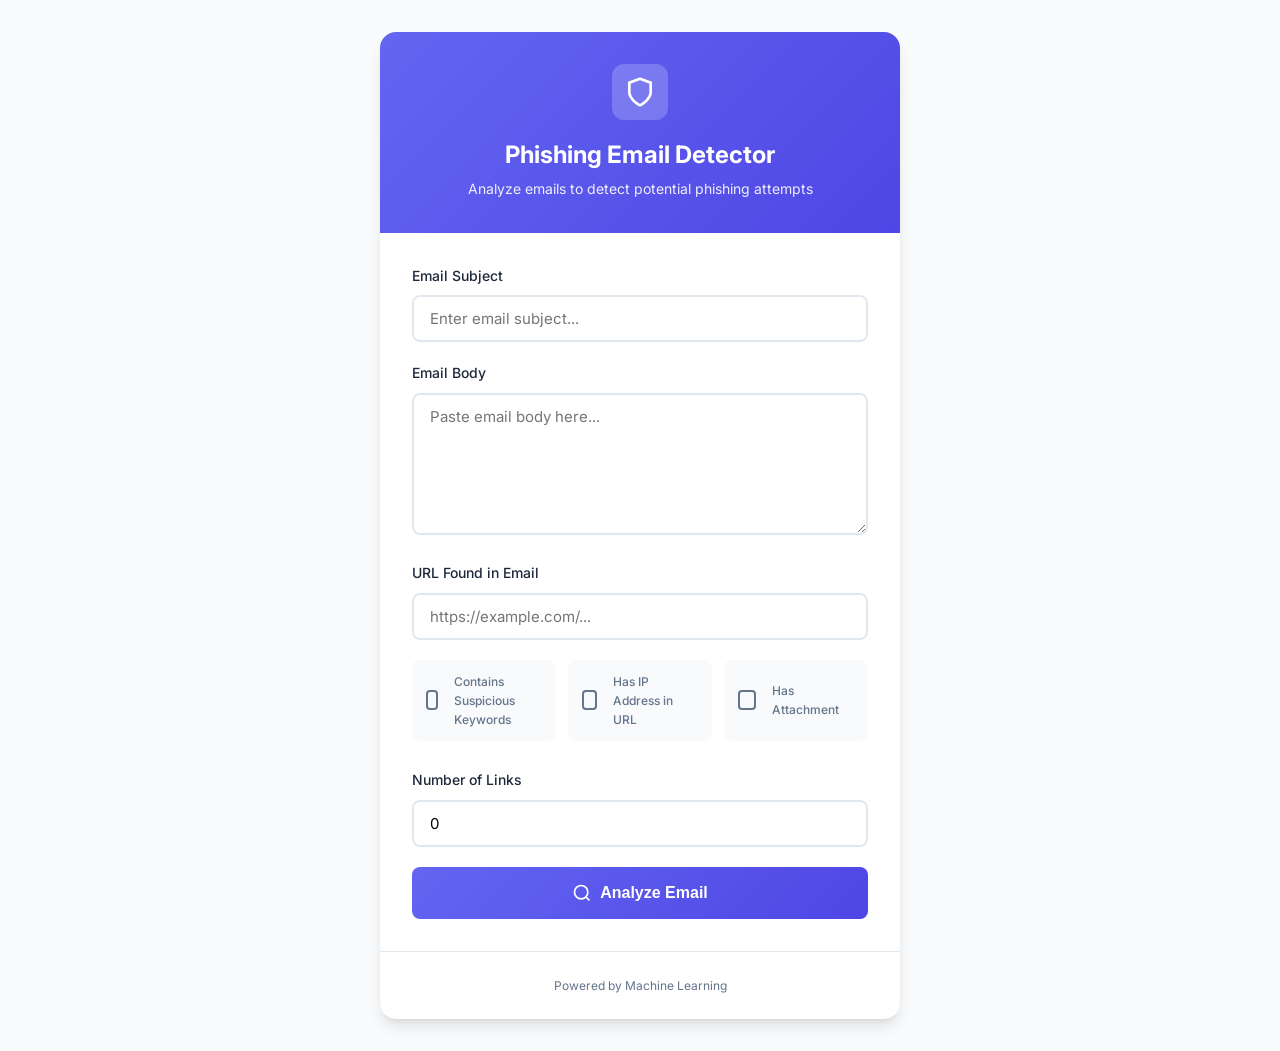
<file: index.html>
<!DOCTYPE html>
<html lang="en">
<head>
    <meta charset="UTF-8">
    <meta name="viewport" content="width=device-width, initial-scale=1.0">
    <title>Phishing Email Detector</title>
    <link rel="stylesheet" href="styles.css">
</head>
<body>
    <div class="container">
        <header>
            <div class="logo">
                <svg width="40" height="40" viewBox="0 0 24 24" fill="none" stroke="currentColor" stroke-width="2">
                    <path d="M12 22s8-4 8-10V5l-8-3-8 3v7c0 6 8 10 8 10z"/>
                </svg>
            </div>
            <h1>Phishing Email Detector</h1>
            <p class="subtitle">Analyze emails to detect potential phishing attempts</p>
        </header>

        <main>
            <form id="detectionForm">
                <div class="form-group">
                    <label for="emailSubject">Email Subject</label>
                    <input type="text" id="emailSubject" name="emailSubject" placeholder="Enter email subject..." required>
                </div>

                <div class="form-group">
                    <label for="emailBody">Email Body</label>
                    <textarea id="emailBody" name="emailBody" rows="6" placeholder="Paste email body here..." required></textarea>
                </div>

                <div class="form-group">
                    <label for="url">URL Found in Email</label>
                    <input type="text" id="url" name="url" placeholder="https://example.com/..." required>
                </div>

                <div class="checkboxes">
                    <label class="checkbox-item">
                        <input type="checkbox" id="hasSuspiciousKeywords" name="hasSuspiciousKeywords">
                        <span class="checkmark"></span>
                        Contains Suspicious Keywords
                    </label>

                    <label class="checkbox-item">
                        <input type="checkbox" id="hasIPInURL" name="hasIPInURL">
                        <span class="checkmark"></span>
                        Has IP Address in URL
                    </label>

                    <label class="checkbox-item">
                        <input type="checkbox" id="hasAttachment" name="hasAttachment">
                        <span class="checkmark"></span>
                        Has Attachment
                    </label>
                </div>

                <div class="form-group">
                    <label for="numLinks">Number of Links</label>
                    <input type="number" id="numLinks" name="numLinks" min="0" value="0" required>
                </div>

                <button type="submit" class="btn-analyze">
                    <svg width="20" height="20" viewBox="0 0 24 24" fill="none" stroke="currentColor" stroke-width="2">
                        <circle cx="11" cy="11" r="8"/>
                        <path d="M21 21l-4.35-4.35"/>
                    </svg>
                    Analyze Email
                </button>
            </form>

            <div id="result" class="result hidden">
                <div class="result-header">
                    <span id="resultIcon"></span>
                    <h2 id="resultTitle"></h2>
                </div>
                <p id="resultMessage"></p>
                <div class="confidence">
                    <label>Confidence Level</label>
                    <div class="confidence-bar">
                        <div id="confidenceFill" class="confidence-fill"></div>
                    </div>
                    <span id="confidencePercent">0%</span>
                </div>
            </div>
        </main>

        <footer>
            <p>Powered by Machine Learning</p>
        </footer>
    </div>

    <script src="script.js"></script>
</body>
</html>
</file>
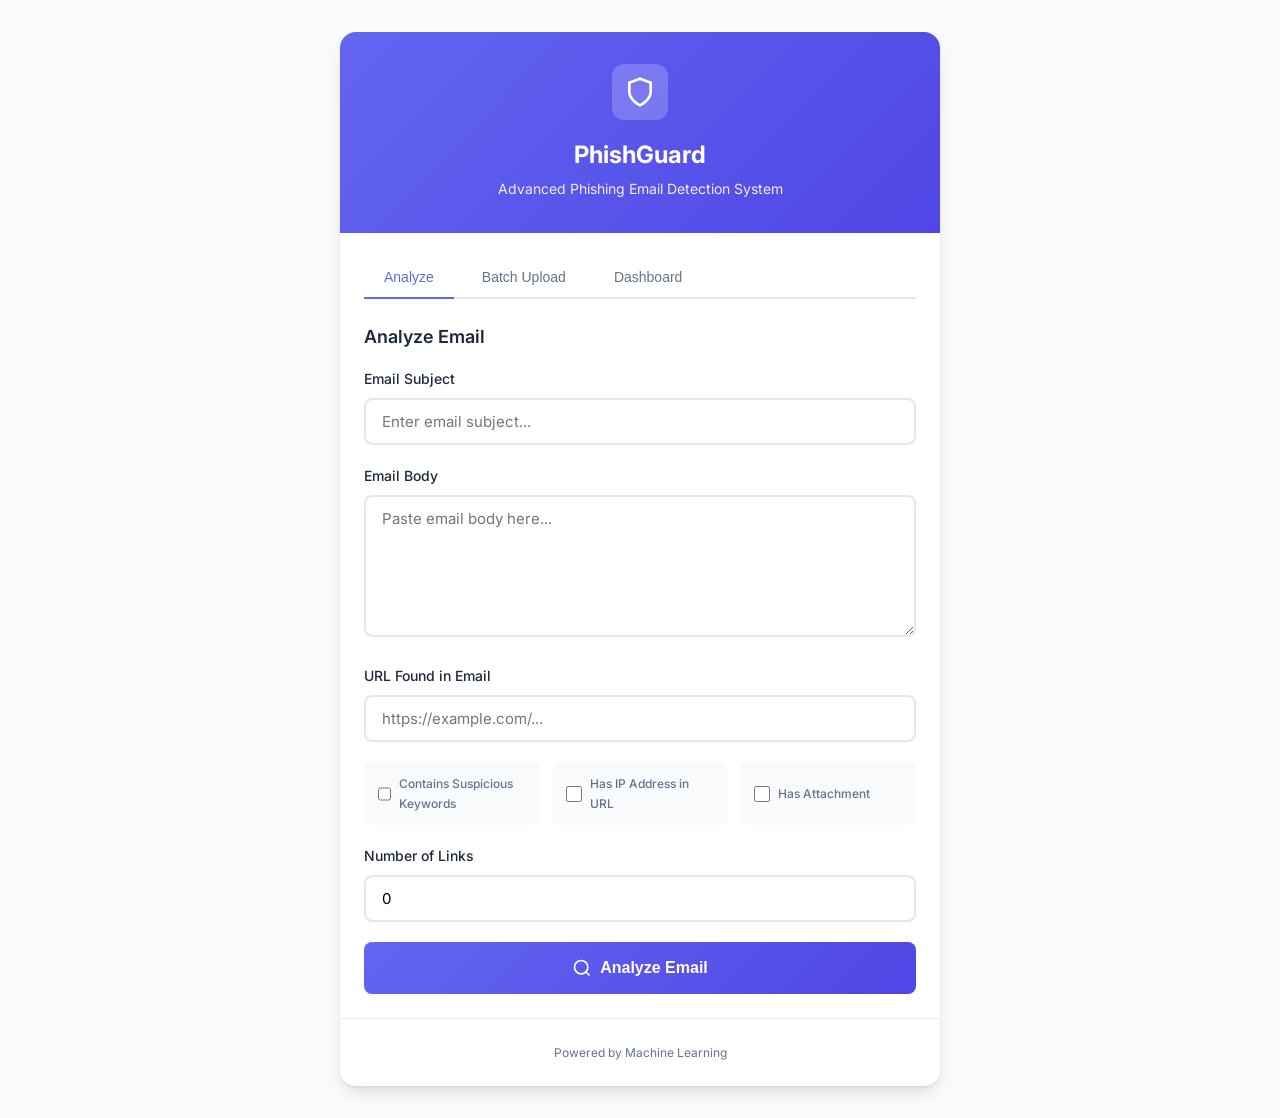
<file: templates/index.html>
<!DOCTYPE html>
<html lang="en">
<head>
    <meta charset="UTF-8">
    <meta name="viewport" content="width=device-width, initial-scale=1.0">
    <title>PhishGuard - Phishing Email Detector</title>
    <link rel="stylesheet" href="/static/css/styles.css">
</head>
<body>
    <div class="container">
        <header>
            <div class="logo">
                <svg width="40" height="40" viewBox="0 0 24 24" fill="none" stroke="currentColor" stroke-width="2">
                    <path d="M12 22s8-4 8-10V5l-8-3-8 3v7c0 6 8 10 8 10z"/>
                </svg>
            </div>
            <h1>PhishGuard</h1>
            <p class="subtitle">Advanced Phishing Email Detection System</p>
        </header>

        <main>
            <div class="tabs">
                <button class="tab active" data-tab="analyze">Analyze</button>
                <button class="tab" data-tab="batch">Batch Upload</button>
                <button class="tab" data-tab="dashboard">Dashboard</button>
            </div>

            <div id="analyze" class="tab-content active">
                <h2 class="section-title">Analyze Email</h2>
                <form id="detectionForm">
                    <div class="form-group">
                        <label for="emailSubject">Email Subject</label>
                        <input type="text" id="emailSubject" name="emailSubject" placeholder="Enter email subject..." required>
                    </div>

                    <div class="form-group">
                        <label for="emailBody">Email Body</label>
                        <textarea id="emailBody" name="emailBody" rows="6" placeholder="Paste email body here..." required></textarea>
                    </div>

                    <div class="form-group">
                        <label for="url">URL Found in Email</label>
                        <input type="text" id="url" name="url" placeholder="https://example.com/..." required>
                    </div>

                    <div class="checkboxes">
                        <label class="checkbox-item">
                            <input type="checkbox" id="hasSuspiciousKeywords" name="hasSuspiciousKeywords">
                            Contains Suspicious Keywords
                        </label>

                        <label class="checkbox-item">
                            <input type="checkbox" id="hasIPInURL" name="hasIPInURL">
                            Has IP Address in URL
                        </label>

                        <label class="checkbox-item">
                            <input type="checkbox" id="hasAttachment" name="hasAttachment">
                            Has Attachment
                        </label>
                    </div>

                    <div class="form-group">
                        <label for="numLinks">Number of Links</label>
                        <input type="number" id="numLinks" name="numLinks" min="0" value="0" required>
                    </div>

                    <button type="submit" class="btn-analyze">
                        <svg width="20" height="20" viewBox="0 0 24 24" fill="none" stroke="currentColor" stroke-width="2">
                            <circle cx="11" cy="11" r="8"/>
                            <path d="M21 21l-4.35-4.35"/>
                        </svg>
                        Analyze Email
                    </button>
                </form>

                <div id="result" class="result hidden">
                    <div class="result-header">
                        <span id="resultIcon"></span>
                        <h2 id="resultTitle"></h2>
                    </div>
                    <p id="resultMessage"></p>
                    <div class="confidence">
                        <label>Analysis Result</label>
                        <div class="confidence-bars">
                            <div class="confidence-item">
                                <span class="confidence-label safe">Safe</span>
                                <div class="confidence-bar">
                                    <div id="safeFill" class="confidence-fill safe"></div>
                                </div>
                                <span id="safePercent">0%</span>
                            </div>
                            <div class="confidence-item">
                                <span class="confidence-label phishing">Phishing</span>
                                <div class="confidence-bar">
                                    <div id="phishingFill" class="confidence-fill phishing"></div>
                                </div>
                                <span id="phishingPercent">0%</span>
                            </div>
                        </div>
                    </div>
                    <div class="factors-section" style="display: none;">
                        <label>Detected Features</label>
                        <ul id="factorsList"></ul>
                    </div>
                </div>
            </div>

            <div id="batch" class="tab-content">
                <h2 class="section-title">Batch Upload</h2>
                <div class="batch-upload">
                    <div class="upload-area" id="uploadArea">
                        <svg width="48" height="48" viewBox="0 0 24 24" fill="none" stroke="currentColor" stroke-width="2">
                            <path d="M21 15v4a2 2 0 01-2 2H5a2 2 0 01-2-2v-4"/>
                            <polyline points="17 8 12 3 7 8"/>
                            <line x1="12" y1="3" x2="12" y2="15"/>
                        </svg>
                        <p>Drag and drop CSV file here</p>
                        <span>or</span>
                        <input type="file" id="batchFile" accept=".csv">
                        <button class="btn-upload">Browse Files</button>
                    </div>
                    <div class="batch-results" id="batchResults" style="display: none;">
                        <h3>Batch Results</h3>
                        <div class="batch-summary">
                            <div class="summary-card">
                                <span class="summary-number" id="totalEmails">0</span>
                                <span class="summary-label">Total Emails</span>
                            </div>
                            <div class="summary-card safe">
                                <span class="summary-number" id="safeCount">0</span>
                                <span class="summary-label">Safe</span>
                            </div>
                            <div class="summary-card phishing">
                                <span class="summary-number" id="phishingCount">0</span>
                                <span class="summary-label">Phishing</span>
                            </div>
                        </div>
                        <div class="results-table">
                            <table>
                                <thead>
                                    <tr>
                                        <th>Email</th>
                                        <th>Result</th>
                                        <th>Confidence</th>
                                    </tr>
                                </thead>
                                <tbody id="batchTableBody"></tbody>
                            </table>
                        </div>
                    </div>
                </div>
            </div>

            <div id="dashboard" class="tab-content">
                <h2 class="section-title">Dashboard</h2>
                <div class="dashboard">
                    <div class="stats-grid">
                        <div class="stat-card">
                            <svg width="24" height="24" viewBox="0 0 24 24" fill="none" stroke="currentColor" stroke-width="2">
                                <path d="M22 12h-4l-3 9L9 3l-3 9H2"/>
                            </svg>
                            <span class="stat-number" id="totalAnalyzed">0</span>
                            <span class="stat-label">Total Analyzed</span>
                        </div>
                        <div class="stat-card">
                            <svg width="24" height="24" viewBox="0 0 24 24" fill="none" stroke="currentColor" stroke-width="2">
                                <path d="M12 22s8-4 8-10V5l-8-3-8 3v7c0 6 8 10 8 10z"/>
                            </svg>
                            <span class="stat-number" id="phishingDetected">0</span>
                            <span class="stat-label">Phishing Detected</span>
                        </div>
                        <div class="stat-card safe">
                            <svg width="24" height="24" viewBox="0 0 24 24" fill="none" stroke="currentColor" stroke-width="2">
                                <path d="M9 12l2 2 4-4"/>
                            </svg>
                            <span class="stat-number" id="safeEmails">0</span>
                            <span class="stat-label">Safe Emails</span>
                        </div>
                        <div class="stat-card">
                            <svg width="24" height="24" viewBox="0 0 24 24" fill="none" stroke="currentColor" stroke-width="2">
                                <circle cx="12" cy="12" r="10"/>
                                <path d="M12 6v6l4 2"/>
                            </svg>
                            <span class="stat-number" id="accuracy">0%</span>
                            <span class="stat-label">Accuracy</span>
                        </div>
                    </div>
                    <div class="chart-section">
                        <h3>Detection Overview</h3>
                        <div class="chart-placeholder">
                            <div class="chart-bar">
                                <div class="bar safe" style="height: 60%;">
                                    <span>Safe</span>
                                </div>
                                <div class="bar phishing" style="height: 40%;">
                                    <span>Phishing</span>
                                </div>
                            </div>
                        </div>
                    </div>
                </div>
            </div>
        </main>

        <footer>
            <p>Powered by Machine Learning</p>
        </footer>
    </div>

    <script src="/static/js/script.js"></script>
</body>
</html>
</file>
<file: styles.css>
@import url('https://fonts.googleapis.com/css2?family=Inter:wght@400;500;600;700&display=swap');

* {
    margin: 0;
    padding: 0;
    box-sizing: border-box;
}

:root {
    --primary: #6366f1;
    --primary-dark: #4f46e5;
    --primary-light: #818cf8;
    --danger: #ef4444;
    --danger-light: #fca5a5;
    --success: #22c55e;
    --success-light: #86efac;
    --dark: #1e293b;
    --gray: #64748b;
    --gray-light: #e2e8f0;
    --white: #ffffff;
    --bg: #f8fafc;
    --shadow: 0 4px 6px -1px rgba(0, 0, 0, 0.1), 0 2px 4px -2px rgba(0, 0, 0, 0.1);
    --shadow-lg: 0 10px 15px -3px rgba(0, 0, 0, 0.1), 0 4px 6px -4px rgba(0, 0, 0, 0.1);
}

body {
    font-family: 'Inter', -apple-system, BlinkMacSystemFont, sans-serif;
    background: var(--bg);
    min-height: 100vh;
    display: flex;
    align-items: center;
    justify-content: center;
    padding: 2rem 1rem;
    line-height: 1.6;
}

.container {
    width: 100%;
    max-width: 520px;
    background: var(--white);
    border-radius: 16px;
    box-shadow: var(--shadow-lg);
    overflow: hidden;
}

header {
    background: linear-gradient(135deg, var(--primary) 0%, var(--primary-dark) 100%);
    padding: 2rem;
    text-align: center;
    color: var(--white);
}

.logo {
    width: 56px;
    height: 56px;
    background: rgba(255, 255, 255, 0.2);
    border-radius: 12px;
    display: flex;
    align-items: center;
    justify-content: center;
    margin: 0 auto 1rem;
}

.logo svg {
    width: 32px;
    height: 32px;
}

h1 {
    font-size: 1.5rem;
    font-weight: 700;
    margin-bottom: 0.25rem;
}

.subtitle {
    opacity: 0.9;
    font-size: 0.875rem;
}

main {
    padding: 2rem;
}

.form-group {
    margin-bottom: 1.25rem;
}

label {
    display: block;
    font-size: 0.875rem;
    font-weight: 500;
    color: var(--dark);
    margin-bottom: 0.5rem;
}

input[type="text"],
input[type="number"],
textarea {
    width: 100%;
    padding: 0.75rem 1rem;
    border: 2px solid var(--gray-light);
    border-radius: 8px;
    font-size: 0.9375rem;
    font-family: inherit;
    transition: border-color 0.2s, box-shadow 0.2s;
}

input[type="text"]:focus,
input[type="number"]:focus,
textarea:focus {
    outline: none;
    border-color: var(--primary);
    box-shadow: 0 0 0 3px rgba(99, 102, 241, 0.15);
}

textarea {
    resize: vertical;
    min-height: 120px;
}

.checkboxes {
    display: grid;
    grid-template-columns: repeat(3, 1fr);
    gap: 0.75rem;
    margin-bottom: 1.25rem;
}

.checkbox-item {
    display: flex;
    align-items: center;
    gap: 0.5rem;
    padding: 0.625rem 0.75rem;
    background: var(--bg);
    border: 2px solid transparent;
    border-radius: 8px;
    cursor: pointer;
    font-size: 0.75rem;
    font-weight: 500;
    color: var(--gray);
    transition: all 0.2s;
}

.checkbox-item:has(input:checked) {
    background: rgba(99, 102, 241, 0.1);
    border-color: var(--primary);
    color: var(--primary);
}

.checkbox-item input {
    display: none;
}

.checkbox-item::before {
    content: '';
    width: 16px;
    height: 16px;
    border: 2px solid var(--gray);
    border-radius: 4px;
    transition: all 0.2s;
}

.checkbox-item:has(input:checked)::before {
    background: var(--primary);
    border-color: var(--primary);
    background-image: url("data:image/svg+xml,%3Csvg xmlns='http://www.w3.org/2000/svg' viewBox='0 0 24 24' fill='none' stroke='white' stroke-width='3'%3E%3Cpath d='M20 6L9 17l-5-5'/%3E%3C/svg%3E");
    background-size: 10px;
    background-repeat: no-repeat;
    background-position: center;
}

.btn-analyze {
    width: 100%;
    padding: 1rem;
    background: linear-gradient(135deg, var(--primary) 0%, var(--primary-dark) 100%);
    color: var(--white);
    border: none;
    border-radius: 8px;
    font-size: 1rem;
    font-weight: 600;
    cursor: pointer;
    display: flex;
    align-items: center;
    justify-content: center;
    gap: 0.5rem;
    transition: transform 0.2s, box-shadow 0.2s;
}

.btn-analyze:hover {
    transform: translateY(-2px);
    box-shadow: 0 4px 12px rgba(99, 102, 241, 0.4);
}

.btn-analyze:active {
    transform: translateY(0);
}

.btn-analyze svg {
    animation: spin 1s linear infinite;
}

@keyframes spin {
    from { transform: rotate(0deg); }
    to { transform: rotate(360deg); }
}

.btn-analyze.loading svg {
    animation: spin 1s linear infinite;
}

.result {
    margin-top: 1.5rem;
    padding: 1.5rem;
    border-radius: 12px;
    animation: slideIn 0.3s ease-out;
}

@keyframes slideIn {
    from {
        opacity: 0;
        transform: translateY(10px);
    }
    to {
        opacity: 1;
        transform: translateY(0);
    }
}

.result.hidden {
    display: none;
}

.result.phishing {
    background: linear-gradient(135deg, #fef2f2 0%, #fee2e2 100%);
    border: 2px solid var(--danger);
}

.result.safe {
    background: linear-gradient(135deg, #f0fdf4 0%, #dcfce7 100%);
    border: 2px solid var(--success);
}

.result-header {
    display: flex;
    align-items: center;
    gap: 0.75rem;
    margin-bottom: 0.75rem;
}

#resultIcon {
    width: 40px;
    height: 40px;
    border-radius: 50%;
    display: flex;
    align-items: center;
    justify-content: center;
}

.result.phishing #resultIcon {
    background: var(--danger);
}

.result.safe #resultIcon {
    background: var(--success);
}

#resultIcon::before {
    content: '';
    display: block;
    width: 20px;
    height: 20px;
}

.result.phishing #resultIcon::before {
    background-image: url("data:image/svg+xml,%3Csvg xmlns='http://www.w3.org/2000/svg' viewBox='0 0 24 24' fill='none' stroke='white' stroke-width='2'%3E%3Cpath d='M12 9v4m0 4h.01M21 12a9 9 0 11-18 0 9 9 0 0118 0z'/%3E%3C/svg%3E");
    background-size: contain;
}

.result.safe #resultIcon::before {
    background-image: url("data:image/svg+xml,%3Csvg xmlns='http://www.w3.org/2000/svg' viewBox='0 0 24 24' fill='none' stroke='white' stroke-width='2'%3E%3Cpath d='M9 12l2 2 4-4m6 2a9 9 0 11-18 0 9 9 0 0118 0z'/%3E%3C/svg%3E");
    background-size: contain;
}

.result h2 {
    font-size: 1.25rem;
    font-weight: 700;
}

.result.phishing h2 {
    color: var(--danger);
}

.result.safe h2 {
    color: var(--success);
}

#resultMessage {
    font-size: 0.9375rem;
    color: var(--gray);
}

.confidence {
    margin-top: 1rem;
    padding-top: 1rem;
    border-top: 1px solid rgba(0, 0, 0, 0.1);
}

.confidence label {
    font-size: 0.75rem;
    font-weight: 600;
    color: var(--gray);
    text-transform: uppercase;
    letter-spacing: 0.05em;
}

.confidence-bar {
    height: 8px;
    background: var(--gray-light);
    border-radius: 4px;
    margin: 0.5rem 0;
    overflow: hidden;
}

.confidence-fill {
    height: 100%;
    border-radius: 4px;
    transition: width 0.5s ease-out;
}

.result.phishing .confidence-fill {
    background: linear-gradient(90deg, var(--danger-light), var(--danger));
}

.result.safe .confidence-fill {
    background: linear-gradient(90deg, var(--success-light), var(--success));
}

#confidencePercent {
    font-size: 0.875rem;
    font-weight: 600;
    color: var(--dark);
}

footer {
    padding: 1.5rem 2rem;
    text-align: center;
    border-top: 1px solid var(--gray-light);
}

footer p {
    font-size: 0.75rem;
    color: var(--gray);
}

@media (max-width: 480px) {
    .checkboxes {
        grid-template-columns: 1fr;
    }
}
</file>
<file: static/css/styles.css>
@import url('https://fonts.googleapis.com/css2?family=Inter:wght@400;500;600;700&display=swap');

* {
    margin: 0;
    padding: 0;
    box-sizing: border-box;
}

:root {
    --primary: #6366f1;
    --primary-dark: #4f46e5;
    --primary-light: #818cf8;
    --danger: #ef4444;
    --danger-light: #fca5a5;
    --success: #22c55e;
    --success-light: #86efac;
    --dark: #1e293b;
    --gray: #64748b;
    --gray-light: #e2e8f0;
    --white: #ffffff;
    --bg: #f8fafc;
    --shadow: 0 4px 6px -1px rgba(0, 0, 0, 0.1), 0 2px 4px -2px rgba(0, 0, 0, 0.1);
    --shadow-lg: 0 10px 15px -3px rgba(0, 0, 0, 0.1), 0 4px 6px -4px rgba(0, 0, 0, 0.1);
}

body {
    font-family: 'Inter', -apple-system, BlinkMacSystemFont, sans-serif;
    background: var(--bg);
    min-height: 100vh;
    display: flex;
    align-items: center;
    justify-content: center;
    padding: 2rem 1rem;
    line-height: 1.6;
}

.container {
    width: 100%;
    max-width: 600px;
    background: var(--white);
    border-radius: 16px;
    box-shadow: var(--shadow-lg);
    overflow: hidden;
}

header {
    background: linear-gradient(135deg, var(--primary) 0%, var(--primary-dark) 100%);
    padding: 2rem;
    text-align: center;
    color: var(--white);
}

.logo {
    width: 56px;
    height: 56px;
    background: rgba(255, 255, 255, 0.2);
    border-radius: 12px;
    display: flex;
    align-items: center;
    justify-content: center;
    margin: 0 auto 1rem;
}

.logo svg {
    width: 32px;
    height: 32px;
}

h1 {
    font-size: 1.5rem;
    font-weight: 700;
    margin-bottom: 0.25rem;
}

.subtitle {
    opacity: 0.9;
    font-size: 0.875rem;
}

main {
    padding: 1.5rem;
}

.tabs {
    display: flex;
    gap: 0.5rem;
    margin-bottom: 1.5rem;
    border-bottom: 2px solid var(--gray-light);
}

.tab {
    padding: 0.75rem 1.25rem;
    background: none;
    border: none;
    font-size: 0.875rem;
    font-weight: 500;
    color: var(--gray);
    cursor: pointer;
    border-bottom: 2px solid transparent;
    margin-bottom: -2px;
    transition: all 0.2s;
}

.tab:hover {
    color: var(--primary);
}

.tab.active {
    color: var(--primary);
    border-bottom-color: var(--primary);
}

.tab-content {
    display: none;
}

.tab-content.active {
    display: block;
}

.section-title {
    font-size: 1.125rem;
    font-weight: 600;
    color: var(--dark);
    margin-bottom: 1rem;
}

.form-group {
    margin-bottom: 1.25rem;
}

.form-group label {
    display: block;
    font-size: 0.875rem;
    font-weight: 500;
    color: var(--dark);
    margin-bottom: 0.5rem;
}

input[type="text"],
input[type="number"],
textarea {
    width: 100%;
    padding: 0.75rem 1rem;
    border: 2px solid var(--gray-light);
    border-radius: 8px;
    font-size: 0.9375rem;
    font-family: inherit;
    transition: border-color 0.2s, box-shadow 0.2s;
}

input[type="text"]:focus,
input[type="number"]:focus,
textarea:focus {
    outline: none;
    border-color: var(--primary);
    box-shadow: 0 0 0 3px rgba(99, 102, 241, 0.15);
}

textarea {
    resize: vertical;
    min-height: 120px;
}

.checkboxes {
    display: grid;
    grid-template-columns: repeat(3, 1fr);
    gap: 0.75rem;
    margin-bottom: 1.25rem;
}

.checkbox-item {
    display: flex;
    align-items: center;
    gap: 0.5rem;
    padding: 0.625rem 0.75rem;
    background: var(--bg);
    border: 2px solid transparent;
    border-radius: 8px;
    cursor: pointer;
    font-size: 0.75rem;
    font-weight: 500;
    color: var(--gray);
    transition: all 0.2s;
}

.checkbox-item:hover {
    border-color: var(--gray-light);
}

.checkbox-item:has(input:checked) {
    background: rgba(99, 102, 241, 0.1);
    border-color: var(--primary);
    color: var(--primary);
}

.checkbox-item input {
    width: 16px;
    height: 16px;
    cursor: pointer;
}

.btn-analyze {
    width: 100%;
    padding: 1rem;
    background: linear-gradient(135deg, var(--primary) 0%, var(--primary-dark) 100%);
    color: var(--white);
    border: none;
    border-radius: 8px;
    font-size: 1rem;
    font-weight: 600;
    cursor: pointer;
    display: flex;
    align-items: center;
    justify-content: center;
    gap: 0.5rem;
    transition: transform 0.2s, box-shadow 0.2s;
}

.btn-analyze:hover {
    transform: translateY(-2px);
    box-shadow: 0 4px 12px rgba(99, 102, 241, 0.4);
}

.btn-analyze:disabled {
    opacity: 0.7;
    cursor: not-allowed;
    transform: none;
}

.btn-analyze.loading svg {
    animation: spin 1s linear infinite;
}

@keyframes spin {
    from { transform: rotate(0deg); }
    to { transform: rotate(360deg); }
}

.result {
    margin-top: 1.5rem;
    padding: 1.5rem;
    border-radius: 12px;
    animation: slideIn 0.3s ease-out;
}

@keyframes slideIn {
    from { opacity: 0; transform: translateY(10px); }
    to { opacity: 1; transform: translateY(0); }
}

.result.hidden {
    display: none;
}

.result.phishing {
    background: linear-gradient(135deg, #fef2f2 0%, #fee2e2 100%);
    border: 2px solid var(--danger);
}

.result.safe {
    background: linear-gradient(135deg, #f0fdf4 0%, #dcfce7 100%);
    border: 2px solid var(--success);
}

.result-header {
    display: flex;
    align-items: center;
    gap: 0.75rem;
    margin-bottom: 0.75rem;
}

#resultIcon {
    width: 40px;
    height: 40px;
    border-radius: 50%;
    display: flex;
    align-items: center;
    justify-content: center;
    flex-shrink: 0;
}

.result.phishing #resultIcon {
    background: var(--danger);
}

.result.safe #resultIcon {
    background: var(--success);
}

#resultIcon svg {
    width: 20px;
    height: 20px;
    stroke: var(--white);
}

.result h2 {
    font-size: 1.25rem;
    font-weight: 700;
}

.result.phishing h2 {
    color: var(--danger);
}

.result.safe h2 {
    color: var(--success);
}

#resultMessage {
    font-size: 0.9375rem;
    color: var(--gray);
}

.confidence {
    margin-top: 1rem;
    padding-top: 1rem;
    border-top: 1px solid rgba(0, 0, 0, 0.1);
}

.confidence > label {
    font-size: 0.75rem;
    font-weight: 600;
    color: var(--gray);
    text-transform: uppercase;
    letter-spacing: 0.05em;
}

.confidence-bars {
    display: flex;
    flex-direction: column;
    gap: 0.75rem;
    margin-top: 0.75rem;
}

.confidence-item {
    display: flex;
    align-items: center;
    gap: 0.75rem;
}

.confidence-label {
    font-size: 0.8125rem;
    font-weight: 600;
    width: 60px;
}

.confidence-label.safe {
    color: var(--success);
}

.confidence-label.phishing {
    color: var(--danger);
}

.confidence-item .confidence-bar {
    flex: 1;
    height: 10px;
    background: var(--gray-light);
    border-radius: 5px;
    overflow: hidden;
}

.confidence-fill {
    height: 100%;
    border-radius: 5px;
    transition: width 0.5s ease-out;
}

.confidence-fill.safe {
    background: var(--success);
}

.confidence-fill.phishing {
    background: var(--danger);
}

#safePercent, #phishingPercent {
    font-size: 0.875rem;
    font-weight: 600;
    color: var(--dark);
    width: 40px;
    text-align: right;
}

.factors-section {
    margin-top: 1rem;
    padding-top: 1rem;
    border-top: 1px solid rgba(0, 0, 0, 0.1);
}

.factors-section label {
    font-size: 0.75rem;
    font-weight: 600;
    color: var(--gray);
    text-transform: uppercase;
    letter-spacing: 0.05em;
}

.factors-section ul {
    list-style: none;
    margin-top: 0.5rem;
}

.factors-section li {
    display: flex;
    align-items: center;
    gap: 0.5rem;
    padding: 0.375rem 0;
    font-size: 0.8125rem;
    color: var(--dark);
}

.factors-section li::before {
    content: '';
    width: 8px;
    height: 8px;
    border-radius: 50%;
    background: var(--danger);
    flex-shrink: 0;
}

.result.safe .factors-section li::before {
    background: var(--success);
}

.upload-area {
    border: 2px dashed var(--gray-light);
    border-radius: 12px;
    padding: 2rem;
    text-align: center;
    cursor: pointer;
    transition: all 0.2s;
}

.upload-area:hover {
    border-color: var(--primary);
    background: rgba(99, 102, 241, 0.05);
}

.upload-area svg {
    margin-bottom: 1rem;
    color: var(--gray);
}

.upload-area p {
    font-weight: 500;
    color: var(--dark);
    margin-bottom: 0.5rem;
}

.upload-area span {
    font-size: 0.875rem;
    color: var(--gray);
}

.upload-area input {
    display: none;
}

.btn-upload {
    margin-top: 1rem;
    padding: 0.625rem 1.25rem;
    background: var(--primary);
    color: var(--white);
    border: none;
    border-radius: 6px;
    font-weight: 500;
    cursor: pointer;
}

.batch-results {
    margin-top: 1.5rem;
}

.batch-results h3 {
    font-size: 1rem;
    margin-bottom: 1rem;
}

.batch-summary {
    display: grid;
    grid-template-columns: repeat(3, 1fr);
    gap: 1rem;
    margin-bottom: 1.5rem;
}

.summary-card {
    padding: 1rem;
    background: var(--bg);
    border-radius: 8px;
    text-align: center;
}

.summary-card.safe {
    background: #f0fdf4;
}

.summary-card.phishing {
    background: #fef2f2;
}

.summary-number {
    display: block;
    font-size: 1.5rem;
    font-weight: 700;
    color: var(--dark);
}

.summary-label {
    font-size: 0.75rem;
    color: var(--gray);
}

.results-table {
    max-height: 300px;
    overflow-y: auto;
}

.results-table table {
    width: 100%;
    border-collapse: collapse;
}

.results-table th,
.results-table td {
    padding: 0.75rem;
    text-align: left;
    border-bottom: 1px solid var(--gray-light);
}

.results-table th {
    font-size: 0.75rem;
    font-weight: 600;
    color: var(--gray);
    text-transform: uppercase;
}

.dashboard {
    display: flex;
    flex-direction: column;
    gap: 1.5rem;
}

.stats-grid {
    display: grid;
    grid-template-columns: repeat(2, 1fr);
    gap: 1rem;
}

.stat-card {
    padding: 1rem;
    background: var(--bg);
    border-radius: 8px;
    text-align: center;
}

.stat-card svg {
    margin-bottom: 0.5rem;
    color: var(--primary);
}

.stat-card.safe svg {
    color: var(--success);
}

.stat-number {
    display: block;
    font-size: 1.5rem;
    font-weight: 700;
    color: var(--dark);
}

.stat-label {
    font-size: 0.75rem;
    color: var(--gray);
}

.chart-section h3 {
    font-size: 1rem;
    margin-bottom: 1rem;
}

.chart-placeholder {
    height: 150px;
    display: flex;
    align-items: flex-end;
    justify-content: center;
    gap: 2rem;
    padding: 1rem;
    background: var(--bg);
    border-radius: 8px;
}

.chart-bar {
    display: flex;
    align-items: flex-end;
    gap: 1rem;
}

.bar {
    width: 60px;
    background: var(--gray-light);
    border-radius: 4px 4px 0 0;
    display: flex;
    align-items: flex-start;
    justify-content: center;
    padding-top: 0.5rem;
}

.bar.safe {
    background: var(--success);
}

.bar.phishing {
    background: var(--danger);
}

.bar span {
    font-size: 0.75rem;
    font-weight: 500;
    color: var(--white);
}

footer {
    padding: 1.5rem 2rem;
    text-align: center;
    border-top: 1px solid var(--gray-light);
}

footer p {
    font-size: 0.75rem;
    color: var(--gray);
}

@media (max-width: 480px) {
    .checkboxes {
        grid-template-columns: 1fr;
    }
    .batch-summary {
        grid-template-columns: 1fr;
    }
    .tabs {
        flex-wrap: wrap;
    }
}
</file>
